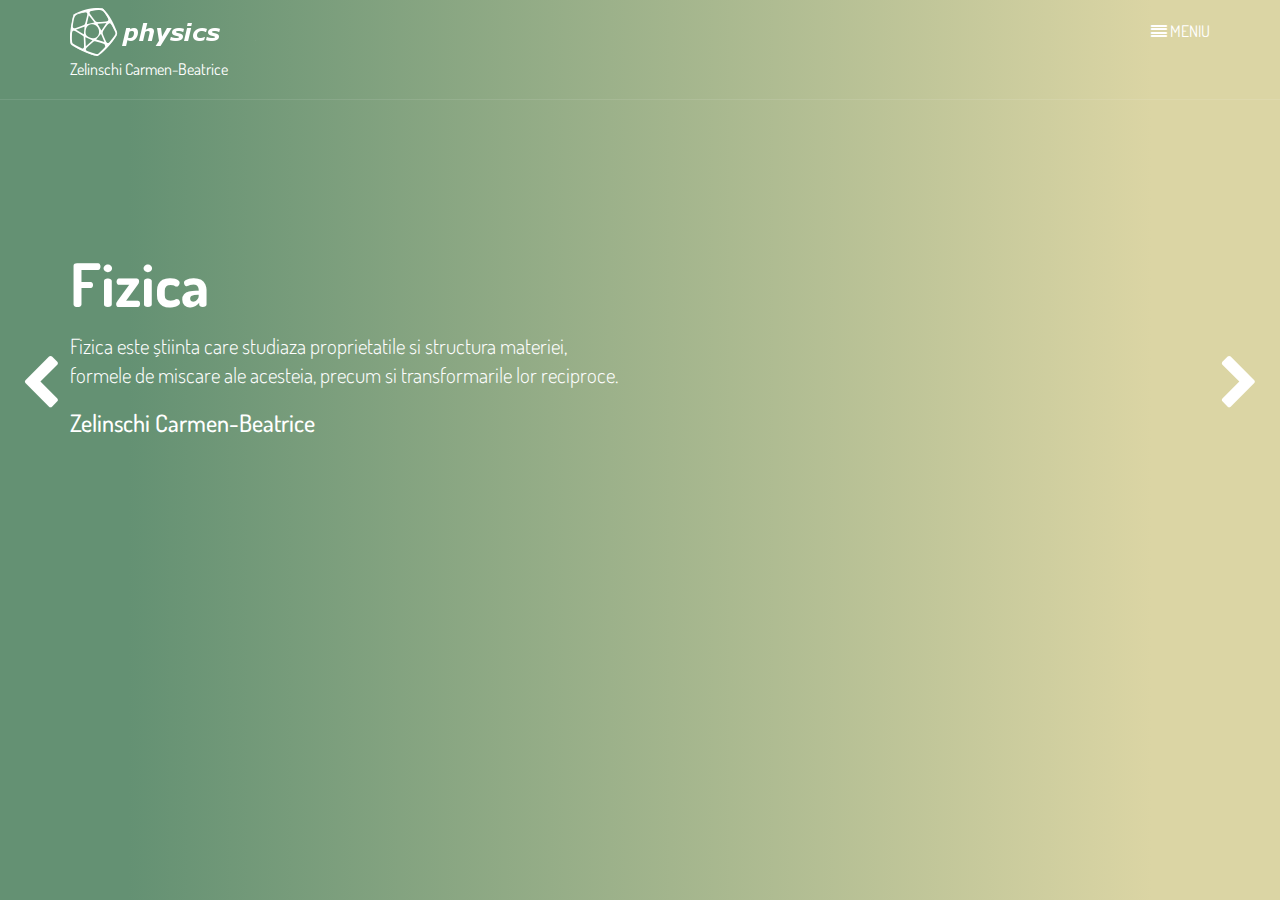
<file: index.html>
<!DOCTYPE html>
<html lang="en">
<head>
    <meta charset="utf-8">
    <meta name="viewport" content="width=device-width, initial-scale=1.0">
    <meta name="description" content="">
    <meta name="author" content="">
    <title>Fizica</title>
    <link href="css/bootstrap.min.css" rel="stylesheet">
    <link href="css/font-awesome.min.css" rel="stylesheet">
    <link href="css/main.css" rel="stylesheet">
   
    <link rel="shortcut icon" href="images/favicon.ico">
    <style>
div#test{ border:#000 2px solid; padding:10px 40px 40px 40px;color: white;border-color: green;font-size:27px;}

</style>

    <script>
var pos = 0, test, test_status, question, choice, choices, chA, chB, chC, correct = 0,y;
function shuffle(array) {
  array.sort(function() {
    return Math.random() - .5;
  });
}

function stergere ()
{
    document.getElementById('demo').style.display = "none";


}
function aratare()
{
    document.getElementById('demo').style.display = "block";
}
 function alerta ()
 {
    alert("Pentru a accesa raspunsurile trebuie sa completezi cel putin 5 intrebari dintre care minim jumatate dintre ele trebuie sa contina raspunsul corect ! ");
 }


function myfct()
{
    document.getElementById('test').style.display = "none";
      document.getElementById('test_status').style.display = "none";
var questions = [
    [ "Dupa incetarea ploii, vremea devine mai rece, deoarece prin fenomenul de (________) , apa absoarbe caldura de la mediul inconjurator.", "Solidificare ", "Evaporare", "Condensare", "B" ],

    [ "Chiciura se depune iarna pe crengile copacilor prin fenomenul de (________) a vaporilor de apa din atmosfera.  ", "Sublimare", "Vaporizare", "Condensare", "C" ],

    [ "Daca seara se formeaza ceata, noaptea nu va mai fi inghet, deoarece prin fenomenul de (________) , vaporii de apa cedeaza caldura mediului inconjurator.", "Condensare", "Sublimare", "Solidificare", "A" ],

    [ "In timpul topirii gheturilor pe rauri vremea devine mai rece deoarece gheata (________) caldura de la mediul inconjurator.", "sintetizeaza", "cedeaza", "primeste", "C" ],

    ["Rufele se usuca iarna datorita fenomenului de (________)." ,"evaporare", "sublimare","condensare","A"],

    ["In timpul ninsorii vremea devine mai calda deoarece prin fenomenul de (________) , apa cedeaza caldura mediului inconjurator. " ,"solidificare", "desublimare","topire ","A"],

    ["Rufele se usuca mai (________) , intr-o zi uscata decat intr-una umeda , mai (________) intr-o zi linistita decat intr-o zi cu vant si mai (________) in lighean decat intinse pe sarma , datorita dependentei (________) de acesti factori." ,"repede , lent , ineficient , evaporarii", "greu , lent , eficient , sublimarii"," repede , lent , ineficient , solidificarii","A"] ,

    ["La ce temperatura fierbe apa pe Everest ?" ,"100", "90","69","C"] ,

    ["Trei substante care sublimeaza." ,"Naftalina , Dioxidul de Carbon , Gheata Carbonica", "Gheata Carbonica , Naftalina , Iodul","Naftalina , Nisipul , Argila","B"] ,

    ["Ce este o stare de agregare ? " ,"Forma a materiei caracterizata prin anumite proprietati matematice cantitative , care se traduc printr-o anumita comportare la scara microscopica.", "Forma a materiei caracterizata prin anumite proprietati chimice calitative , care se traduc printr-o anumita comportare la scara microscopica.", "Forma a materiei caracterizata prin anumite proprietati fizice calitative , care se traduc printr-o anumita comportare la scara macroscopica. " , "C"] ,

    ["Substantele solide amorfe au :" ,"distributie regulata a particulelor", "distributie lipsita de regularitate a particulelor","nu au particule","B"] ,

    ["Exista metale in stare gazoasa ?" ,"Da", "Nu","Ma mai documentez","A"] ,

    ["Cate stari ale materiei sunt stiute pana acum ?" ,"5", "4","3","B"] ,

    ["Temperatura de topire coincide cu cea de solidificare ." ,"Adevarat", "Fals","Ma mai documentez","A"],

    ["Căldura cedată exteriorului în cursul procesului de condensare se numeşte (_______) de condensare." ,"caldura specifica", "caldura latenta","caldura maxima","B"] ,

    ["În timpul solidificării (_________) se schimbă." ,"volumul", "presiunea","mirosul","A"] ,

    ["Temperatura la care se solidifică o substanţă se numeşte (___________), ea fiind o caracteristică a fiecărei substanţe." ,"temperatura de solidificare", "temperatura latenta","temperatura specifica","A"] ,

    ["Fierberea este un fenomen de (_________) în masă, care se produce când toată masa lichidului ajunge la (_________) de saturaţie." ,"sublimare , forma ", " desublimare , presiune","vaporizare , temperatura","C"] ,

    ["Apa isi (_______) volumul la topire si si-l (________) la solidificare." ,"micsoreaza , mareste ", "mareste , micsoreaza "," micsoreaza , micsoreaza ","A"] ,

     ["Condensarea are loc cu (________) de caldura(este echilibrul intre evaporare si condensare si devine vapori (______))." ,"degajare , saturati ", "primire , calzi","degajare , inghetati ","A"] ,

     ["Suprafața de întindere: cu cât este mai mare, evaporarea are loc mai (______).","repede" ,"lent","exoterm","A"] ,

     ["Procesul de circulație continuă a apei în cadrul hidrosferei Pământului, denumit si circuitul apei in natura , este pus in miscare de :" ,"radiatia solara si de gravitatie", "radiatia solara si de inclinarea axei pamantului","gravitatie si anotimpuri ","A"]










];
var i, len, text;
for (i = 0, len = y, text = ""; i < len; i++) {
    if(questions[i][4]=='A')
    text += questions[i][0] + " &nbsp; "+ "raspuns corect " + " &nbsp; " + "A)" + questions[i][1] + "<br><br>";
if(questions[i][4]=='B')
    text += questions[i][0] + " &nbsp; "+ "raspuns corect " + " &nbsp; " + "B)" + questions[i][2] + "<br><br>";
if(questions[i][4]=='C')
    text += questions[i][0] + " &nbsp; "+ "raspuns corect " + " &nbsp; " +"C)"+ questions[i][3]  + "<br><br>";
}
document.getElementById("demo").innerHTML = text;
text += "<button class='btn btn-success btn-m' onclick='formular1();stergere();'>Reia Testul!</button>";
document.getElementById("demo").innerHTML = text;


}
var questions = [
    [ "Dupa incetarea ploii, vremea devine mai rece, deoarece prin fenomenul de (________) , apa absoarbe caldura de la mediul inconjurator.", "Solidificare ", "Evaporare", "Condensare", "B" ],

    [ "Chiciura se depune iarna pe crengile copacilor prin fenomenul de (________) a vaporilor de apa din atmosfera.  ", "Sublimare", "Vaporizare", "Condensare", "C" ],

    [ "Daca seara se formeaza ceata, noaptea nu va mai fi inghet, deoarece prin fenomenul de (________) , vaporii de apa cedeaza caldura mediului inconjurator.", "Condensare", "Sublimare", "Solidificare", "A" ],

    [ "In timpul topirii gheturilor pe rauri vremea devine mai rece deoarece gheata (________) caldura de la mediul inconjurator.", "sintetizeaza", "cedeaza", "primeste", "C" ],

    ["Rufele se usuca iarna datorita fenomenului de (________)." ,"evaporare", "sublimare","condensare","A"],

    ["In timpul ninsorii vremea devine mai calda deoarece prin fenomenul de (________) , apa cedeaza caldura mediului inconjurator. " ,"solidificare", "desublimare","topire ","A"],

    ["Rufele se usuca mai (________) , intr-o zi uscata decat intr-una umeda , mai (________) intr-o zi linistita decat intr-o zi cu vant si mai (________) in lighean decat intinse pe sarma , datorita dependentei (________) de acesti factori." ,"repede , lent , ineficient , evaporarii", "greu , lent , eficient , sublimarii"," repede , lent , ineficient , solidificarii","A"] ,

    ["La ce temperatura fierbe apa pe Everest ?" ,"100", "90","69","C"] ,

    ["Trei substante care sublimeaza." ,"Naftalina , Dioxidul de Carbon , Gheata Carbonica", "Gheata Carbonica , Naftalina , Iodul","Naftalina , Nisipul , Argila","B"] ,

    ["Ce este o stare de agregare ? " ,"Forma a materiei caracterizata prin anumite proprietati matematice cantitative , care se traduc printr-o anumita comportare la scara microscopica.", "Forma a materiei caracterizata prin anumite proprietati chimice calitative , care se traduc printr-o anumita comportare la scara microscopica.", "Forma a materiei caracterizata prin anumite proprietati fizice calitative , care se traduc printr-o anumita comportare la scara macroscopica. " , "C"] ,

    ["Substantele solide amorfe au :" ,"distributie regulata a particulelor", "distributie lipsita de regularitate a particulelor","nu au particule","B"] ,

    ["Exista metale in stare gazoasa ?" ,"Da", "Nu","Ma mai documentez","A"] ,

    ["Cate stari ale materiei sunt stiute pana acum ?" ,"5", "4","3","B"] ,

    ["Temperatura de topire coincide cu cea de solidificare ." ,"Adevarat", "Fals","Ma mai documentez","A"],

    ["Căldura cedată exteriorului în cursul procesului de condensare se numeşte (_______) de condensare." ,"caldura specifica", "caldura latenta","caldura maxima","B"] ,

    ["În timpul solidificării (_________) se schimbă." ,"volumul", "presiunea","mirosul","A"] ,

    ["Temperatura la care se solidifică o substanţă se numeşte (___________), ea fiind o caracteristică a fiecărei substanţe." ,"temperatura de solidificare", "temperatura latenta","temperatura specifica","A"] ,

    ["Fierberea este un fenomen de (_________) în masă, care se produce când toată masa lichidului ajunge la (_________) de saturaţie." ,"sublimare , forma ", " desublimare , presiune","vaporizare , temperatura","C"] ,

    ["Apa isi (_______) volumul la topire si si-l (________) la solidificare." ,"micsoreaza , mareste ", "mareste , micsoreaza "," micsoreaza , micsoreaza ","A"] ,

     ["Condensarea are loc cu (________) de caldura(este echilibrul intre evaporare si condensare si devine vapori (______))." ,"degajare , saturati ", "primire , calzi","degajare , inghetati ","A"] ,

     ["Suprafața de întindere: cu cât este mai mare, evaporarea are loc mai (______).","repede" ,"lent","exoterm","A"] ,

     ["Procesul de circulație continuă a apei în cadrul hidrosferei Pământului, denumit si circuitul apei in natura , este pus in miscare de :" ,"radiatia solara si de gravitatie", "radiatia solara si de inclinarea axei pamantului","gravitatie si anotimpuri ","A"]







];
function _(x){
    return document.getElementById(x);
}

function renderQuestion(){

    test = _("test");
    y=document.getElementById("myForm").elements[0].value;
    if(y==0) {alert("Nu ai introdus un numar!"+ "\n"+"Fa-o pentru a continua!")}
    if(y>questions.length)
    {
        alert("Numarul maxim de intrebari existente este " + questions.length+ "" + " ! "+ "\n"+"Te rog sa introduci altul!");
    }
    if(y<questions.length&&y!=0)
    {

    if(pos >= y){
        test.innerHTML = "<h2>Ai raspuns corect la   "+correct+" din "+y+" intrebari!</h2>";
        _("test_status").innerHTML = "Ai reusit sa termini testul!";
        if(y>4&&correct>=y/2)
        {
        test.innerHTML += "<button class=' btn btn-success btn-m'  onclick='myfct();aratare();'>Vezi Raspunsuri</button>" + " <span>    ";
        }
        else{test.innerHTML += "<button class=' btn btn-success btn-m'  onclick='alerta()'>Vezi Raspunsuri</button>"+ " <span>   ";
    }
    test.innerHTML += "<button class=' btn btn-success btn-m'  onclick='formular1();renderQuestion();'>Reia Testul</button>";
        pos = 0;
        correct = 0;
        return false;
    }
    _("test_status").innerHTML = "Intrebarea "+(pos+1)+" din "+y;
    question = questions[pos][0];
    chA = questions[pos][1];
    chB = questions[pos][2];
    chC = questions[pos][3];
    test.innerHTML = "<h3>"+question+"</h3>";
    test.innerHTML += "<input type='radio' name='choices' value='A'> "+chA+"<br>";
    test.innerHTML += "<input type='radio' name='choices' value='B'> "+chB+"<br>";
    test.innerHTML += "<input type='radio' name='choices' value='C'> "+chC+"<br><br>";
    test.innerHTML += "<button class=' btn btn-success btn-m' onclick='checkAnswer()'>Urmatoarea Intrebare</button><br><br>";

}
}

function checkAnswer(){
    choices = document.getElementsByName("choices");
    y=document.getElementById("myForm").elements[0].value;
    for(var i=0; i<3; i++){
        if(choices[i].checked){
            choice = choices[i].value;
        }
    }
    if(choice == questions[pos][4]){
        correct++;
    }
    pos++;
    renderQuestion();
}

function formular() {
    shuffle(questions);
     var x=document.getElementById("myForm").elements[0].value;
  if(x!=0&&x<questions.length)
  {

      document.getElementById('test').style.display = "block";
      document.getElementById('test_status').style.display = "block";
      document.getElementById('butonsm').style.display = "none";
      document.getElementById('myForm').style.display = "none";

  }
window.addEventListener("load", renderQuestion, false);
     renderQuestion();
}
function formular1()
{
     document.getElementById('butonsm').style.display = "block";
      document.getElementById('myForm').style.display = "block";
      document.getElementById('test').style.display = "none";
      document.getElementById('test_status').style.display = "none";


}
function myfunction(x)
{
      x = document.getElementById("myForm").elements[0].value;;
}


</script>
</head>

<body>


<div class="preloader"><i class="fa fa-circle-o-notch fa-spin"></i></div>


<header id="header">
    <div class="container">
        <div class="container-inner">
            <div class="logo pull-left">
                <a class="pull-left logo" href="index.html">
                    <h1><img class="img-responsive" src="images/logo.png" alt="logo"></h1>
                    <div>
                    <p>Zelinschi Carmen-Beatrice</p>
                    </div>
                </a>
            </div>
            <div class="menu pull-right">
                <a href="#" class="nav-button">
                    <i class="fa fa-align-justify"></i> Meniu
                </a>
            </div>
        </div>
    </div>
</header> 
<div id="navigation">
    <div class="vertical-middle">
        <div class="vertical-middle-inner">
            <div class="main-nav">
                <a id="hidemenu" href="#"><i class="fa fa-times-circle fa-2x"></i></a>
                <ul>
                    <li class="active"><a href="#" data-target="#page-slider" data-slide-to="0">Acasa</a></li>
                    <li><a href="#" data-target="#page-slider" data-slide-to="1">Quiz</a></li>
                    <li><a href="#" data-target="#page-slider" data-slide-to="2">Documentatie</a></li>
                    <li><a href="#" data-target="#page-slider" data-slide-to="3">Curiozitati</a></li>


                </ul>
            </div>
        </div>
    </div>
</div>

<section id="welcome-page">

    <div id="page-slider" class="carousel slide" data-interval="false">

        <ol class="carousel-indicators visible-xs">
            <li data-target="#page-slider" data-slide-to="0" class="active"></li>
            <li data-target="#page-slider" data-slide-to="1"></li>
            <li data-target="#page-slider" data-slide-to="2"></li>
            <li data-target="#page-slider" data-slide-to="3"></li>
            <li data-target="#page-slider" data-slide-to="4"></li>
            <li data-target="#page-slider" data-slide-to="5"></li>
        </ol>

        <a class="welcome-page-left hidden-xs" href="#page-slider" data-slide="prev"><i class="fa fa-chevron-left"></i></a>
        <a class="welcome-page-right hidden-xs" href="#page-slider" data-slide="next"><i class="fa fa-chevron-right"></i></a>

        <div class="carousel-inner">

            <div id="home-page" class="item active">
                <div class="container">
                    <div class="vertical-middle">
                        <div class="vertical-middle-inner">
                            <div class="row">
                                <div class="col-sm-6 col-md-push-6">
                                <iframe width="560" height="315" src="https://www.youtube.com/embed/EwzkYTfHFbo?rel=0" frameborder="0" allowfullscreen></iframe>





                                </div>
                                <div class="col-sm-6 col-md-pull-6">
                                     <h2 class="heading">Fizica <br></h2>
                                    <p class="lead">Fizica este știinta care studiaza proprietatile si structura materiei, formele de miscare ale acesteia, precum si transformarile lor reciproce.</p>

                                    <h3>Zelinschi Carmen-Beatrice<h3>

                                </div>
                            </div>
                        </div>
                    </div>
                </div>
            </div>

            <div id="about-page" class="item">
                <div class="container">

                    <div class="vertical-middle">
                        <div class="vertical-middle-inner">

                            <div class="text-center">
                                <h2 class="page-header">Quiz</h2>
                            </div>

                            <div class="row">
                                <div class="col">
                                    <div class="box" style="font-size:26px">
                                   <form id="myForm" action="">
  Introduce numarul de intrebari la care vrei sa raspunzi : <input type="text" style="color:green;" name="fname" value=""><br>
  </form>

  <h2 id="test_status"></h2>

  <div id="test"  style="display:none;" class="answer_list" > </div>

  <button id="butonsm" class="btn btn-success btn-m" onclick="formular();">Dupa ce ai introdus numarul , apasa aici!</button>
  <p id="demo"></p>
                                    </div>
                                </div>


                            </div>

                        </div>
                    </div>

                </div>
            </div>


            <div id="blog-page" class="item">
                <div class="container">

                    <div class="vertical-middle">
                        <div class="vertical-middle-inner">

                            <div class="text-center">
                                <h2 class="page-header">Documentatie</h2>
                            </div>

                            <div class="row">

                                <div class="col-sm-4">
                                    <div class="overlay-container">
                                        <img class="img-responsive" src="images/blog/1.jpg" alt="">
                                        <div class="overlay">
                                            <div class="vertical-middle">
                                                <div class="vertical-middle-inner">
                                                    <a class="readmore" href="#"><i class="fa fa-link"></i></a>
                                                </div>
                                            </div>
                                        </div>
                                    </div>
                                    <h3 class="entry-title"><a href="documentatie/1/index.html">Topirea și solidificarea</a></h3>
                                </div>
                                <div class="col-sm-4">
                                    <div class="overlay-container">
                                        <img class="img-responsive" src="images/blog/2.jpg" alt="">
                                        <div class="overlay">
                                            <div class="vertical-middle">
                                                <div class="vertical-middle-inner">
                                                    <a class="readmore" href="#"><i class="fa fa-link"></i></a>
                                                </div>
                                            </div>
                                        </div>
                                    </div>
                                    <h3 class="entry-title"><a href="documentatie/2/index.html">Vaporizarea și condensarea</a></h3>
                                </div>
                                <div class="col-sm-4">
                                    <div class="overlay-container">
                                        <img class="img-responsive" src="images/blog/3.jpg" alt="">
                                        <div class="overlay">
                                            <div class="vertical-middle">
                                                <div class="vertical-middle-inner">
                                                    <a class="readmore" href="#"><i class="fa fa-link"></i></a>
                                                </div>
                                            </div>
                                        </div>
                                    </div>
                                    <h3 class="entry-title"><a href="documentatie/3/index.html">Sublimarea și desublimarea</a></h3>
                                </div>

                            </div>

                        </div>
                    </div>

                </div>
            </div>
             <div id="blog-page" class="item">
                <div class="container">

                    <div class="vertical-middle">
                        <div class="vertical-middle-inner">

                            <div class="text-center">
                                <h2 class="page-header">Curiozitati</h2>
                            </div>

                            <div class="row">

                                <div class="col-sm-3">

                                </div>
                                <div class="col-sm-6">
                                <div class="overlay-container">
                                        <img class="img-responsive" src="images/c.png" alt="">
                                        <div class="overlay">
                                            <div class="vertical-middle">
                                                <div class="vertical-middle-inner">
                                                    <a class="readmore" href="curiozitati/index.html"><i class="fa fa-link"></i></a>
                                                </div>
                                            </div>
                                        </div>
                                    </div>
                                    <h3 class="entry-title"><a href="documentatie/3/index.html"></a></h3>

                                </div>
                                <div class="col-sm-3">

                                </div>

                            </div>

                        </div>
                    </div>

                </div>
            </div>


        </div>
    </div>
</section>

<footer id="footer" class="text-center">
    
</footer>

<script type="text/javascript" src="js/jquery.js"></script>
<script type="text/javascript" src="js/bootstrap.min.js"></script>
<script type="text/javascript" src="js/main.js"></script>

</body>
</html>
</file>
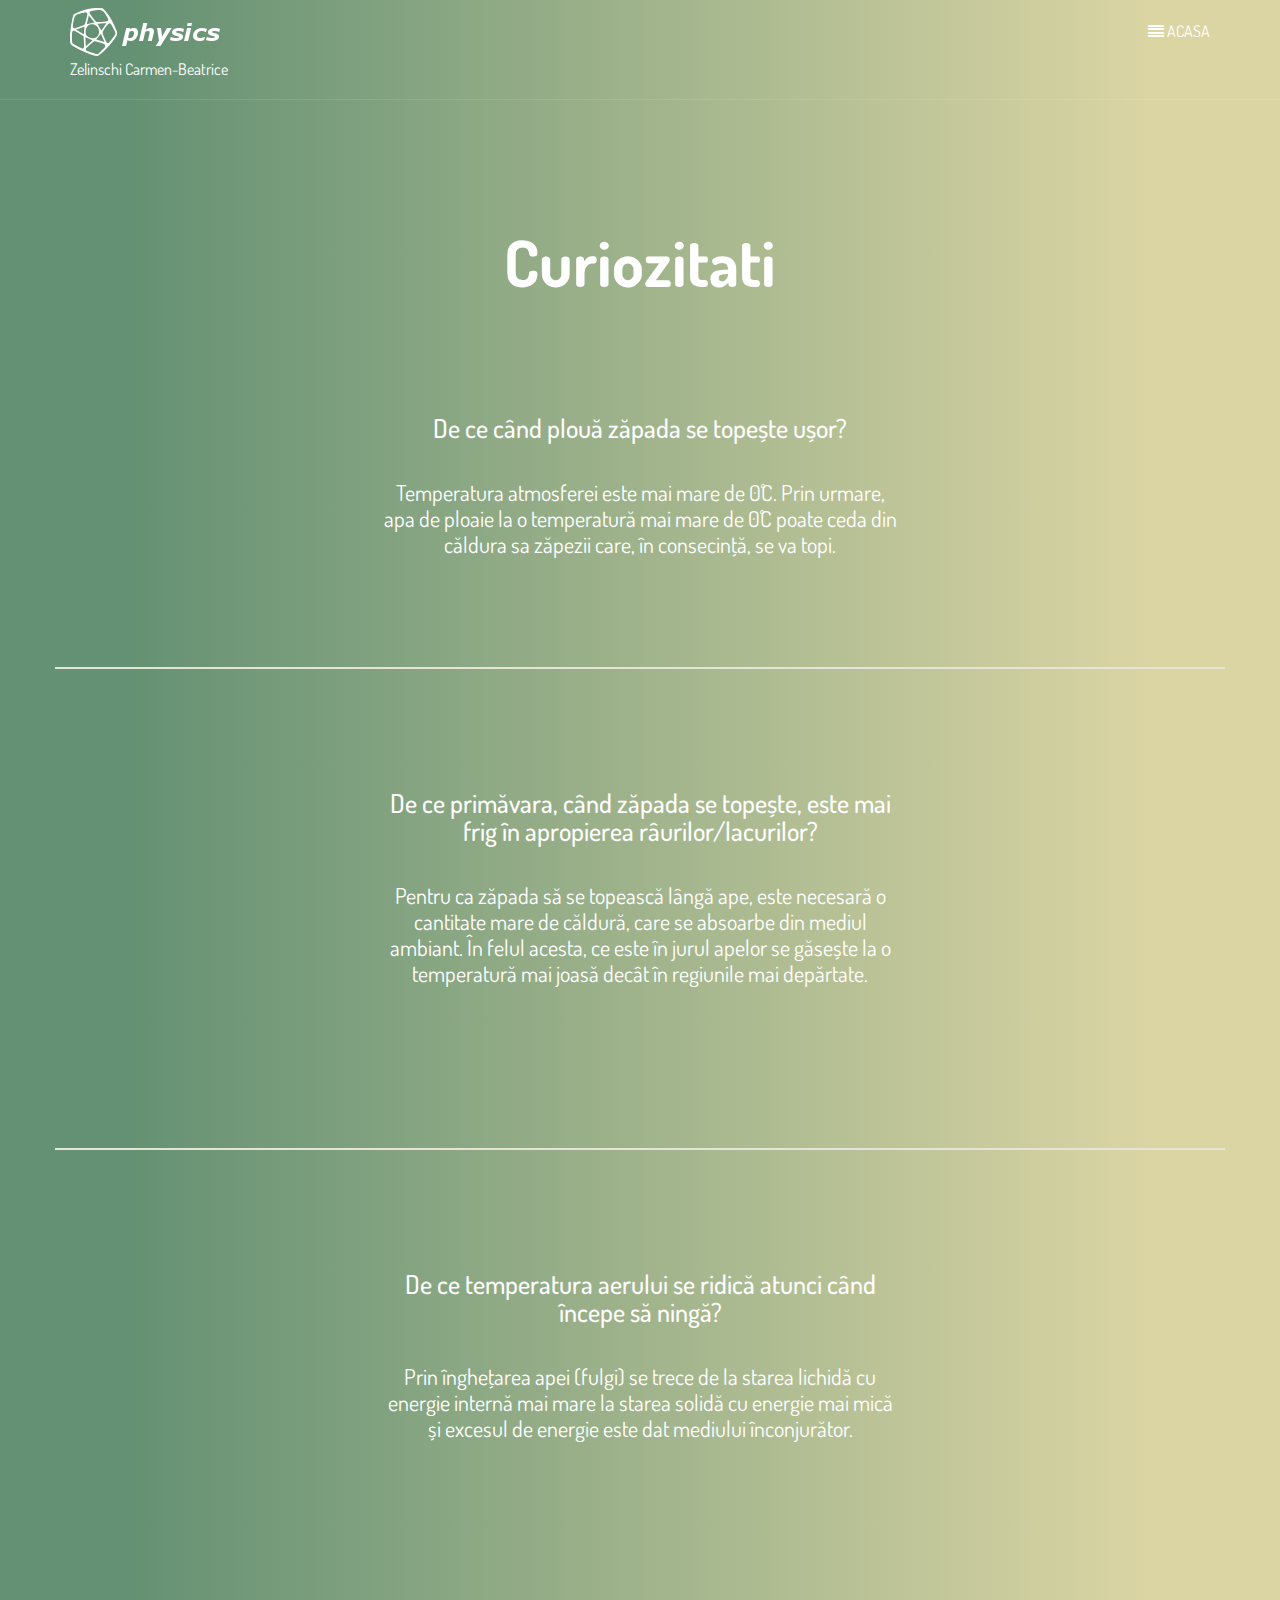
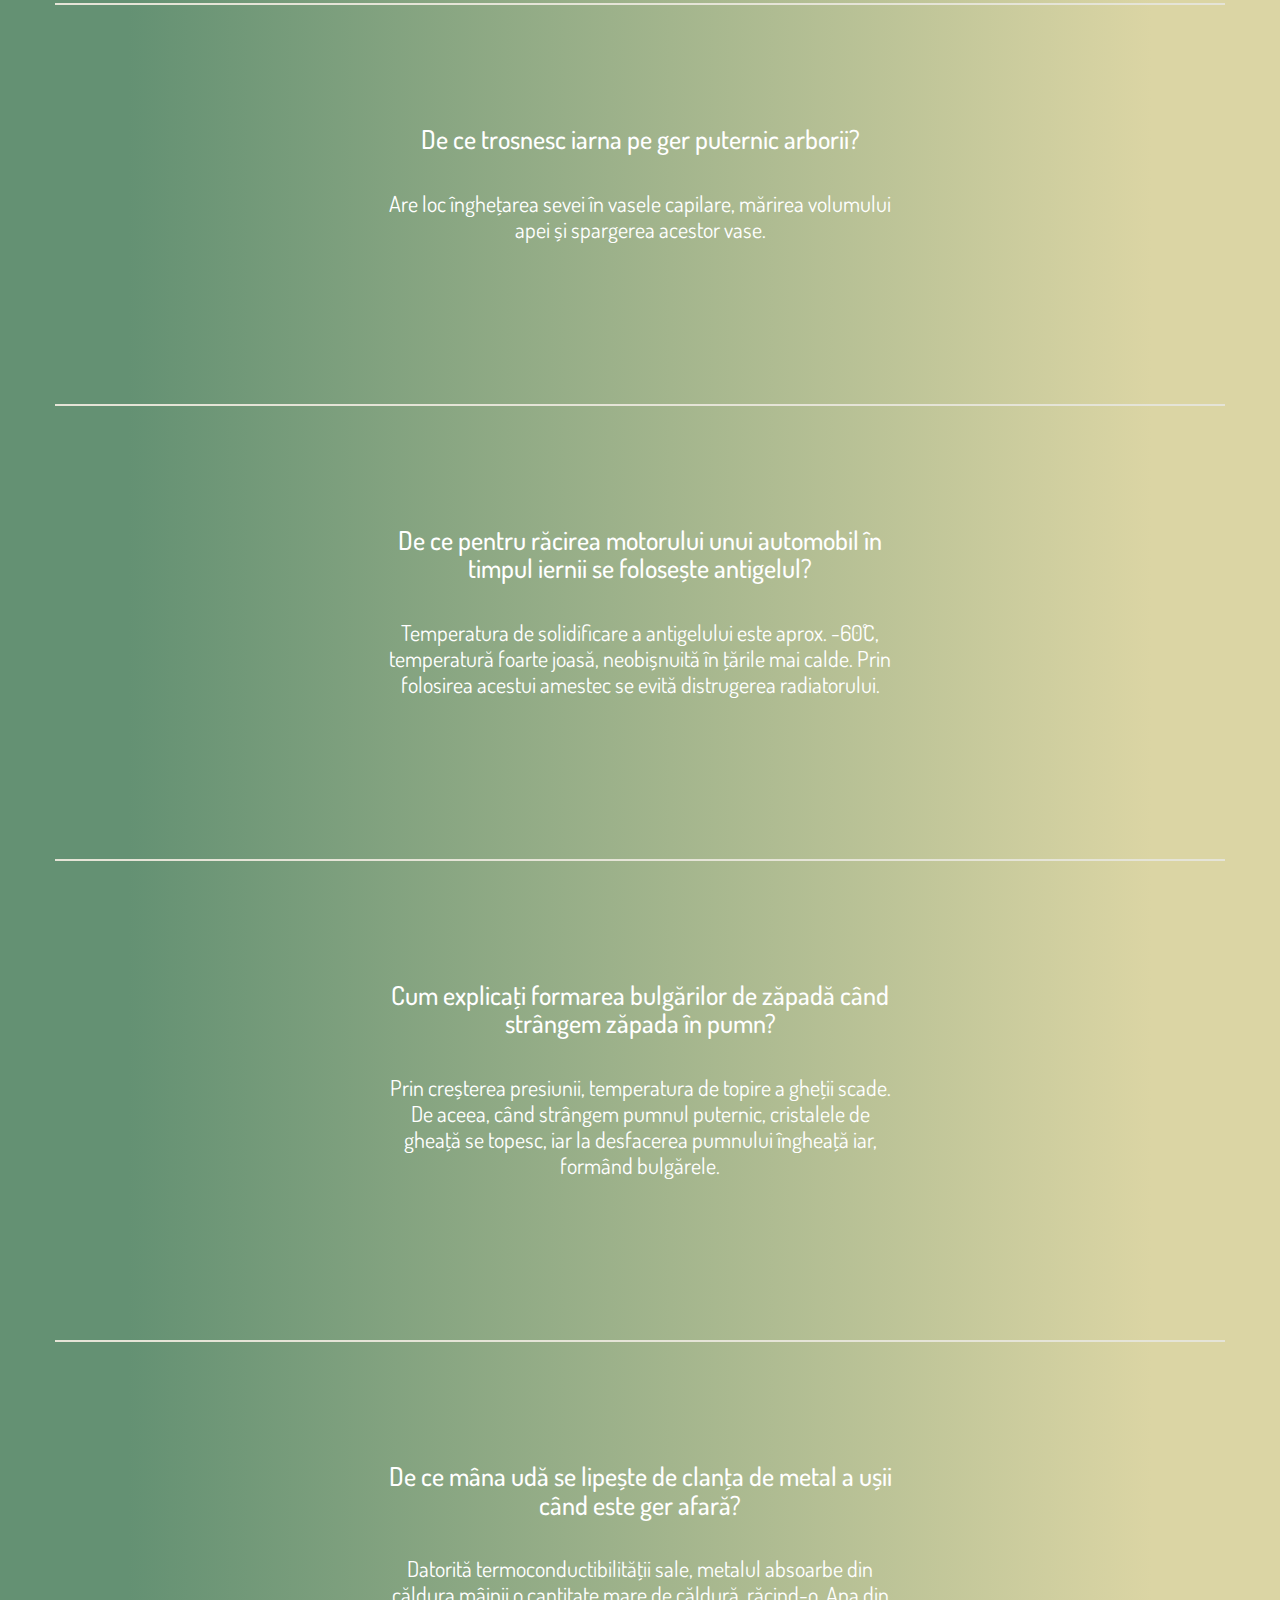
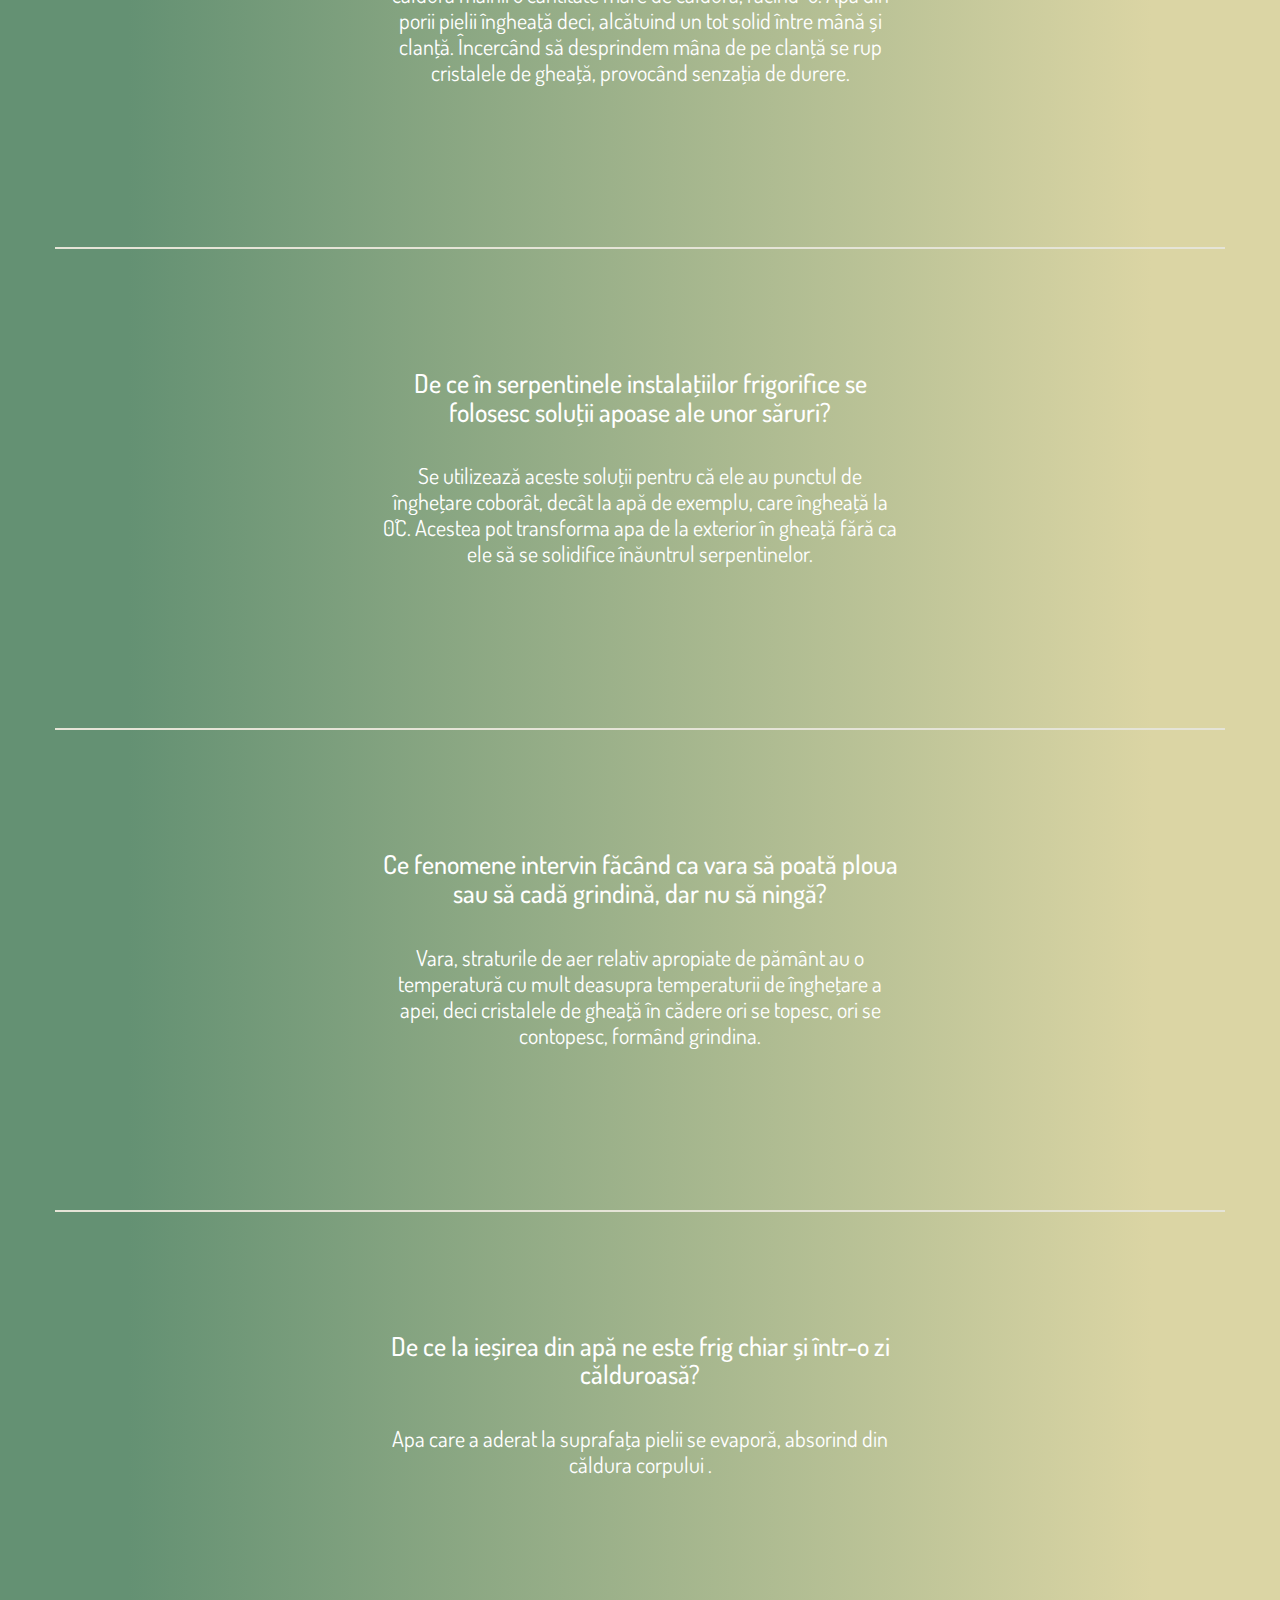
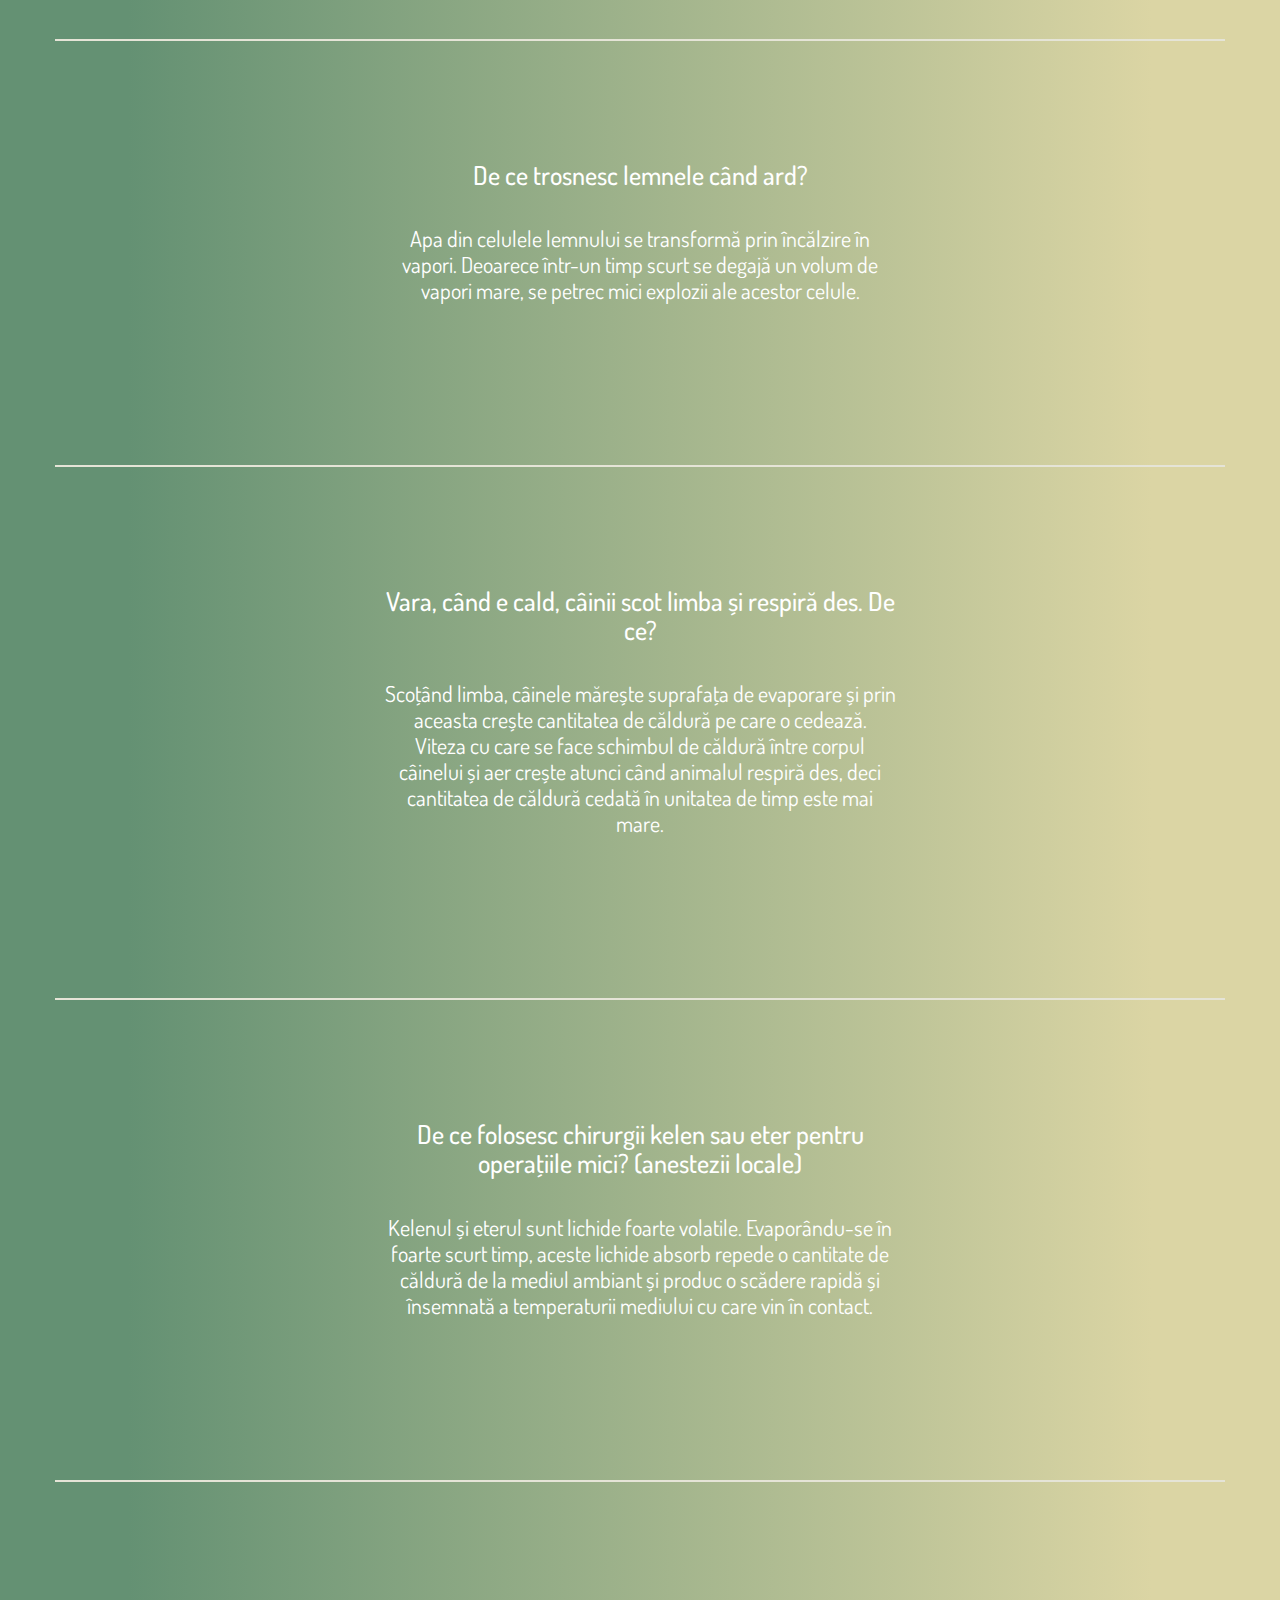
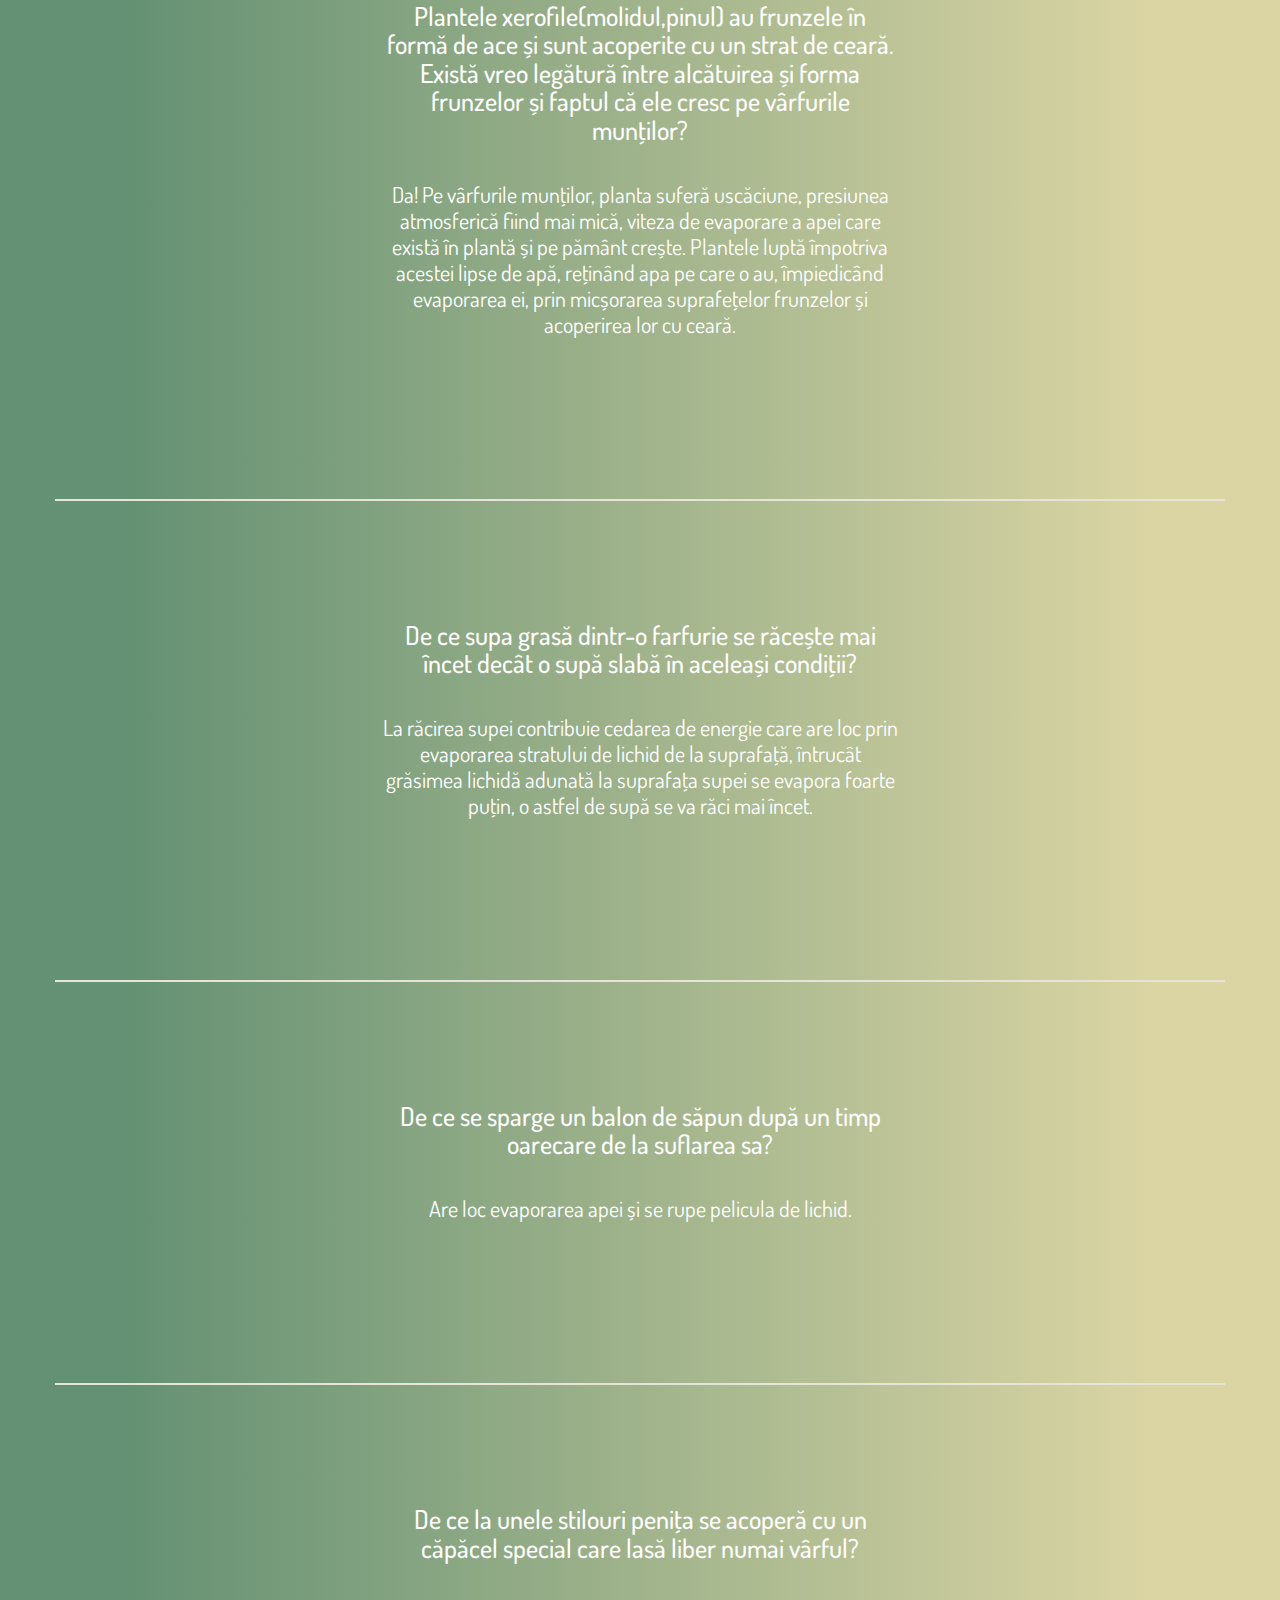
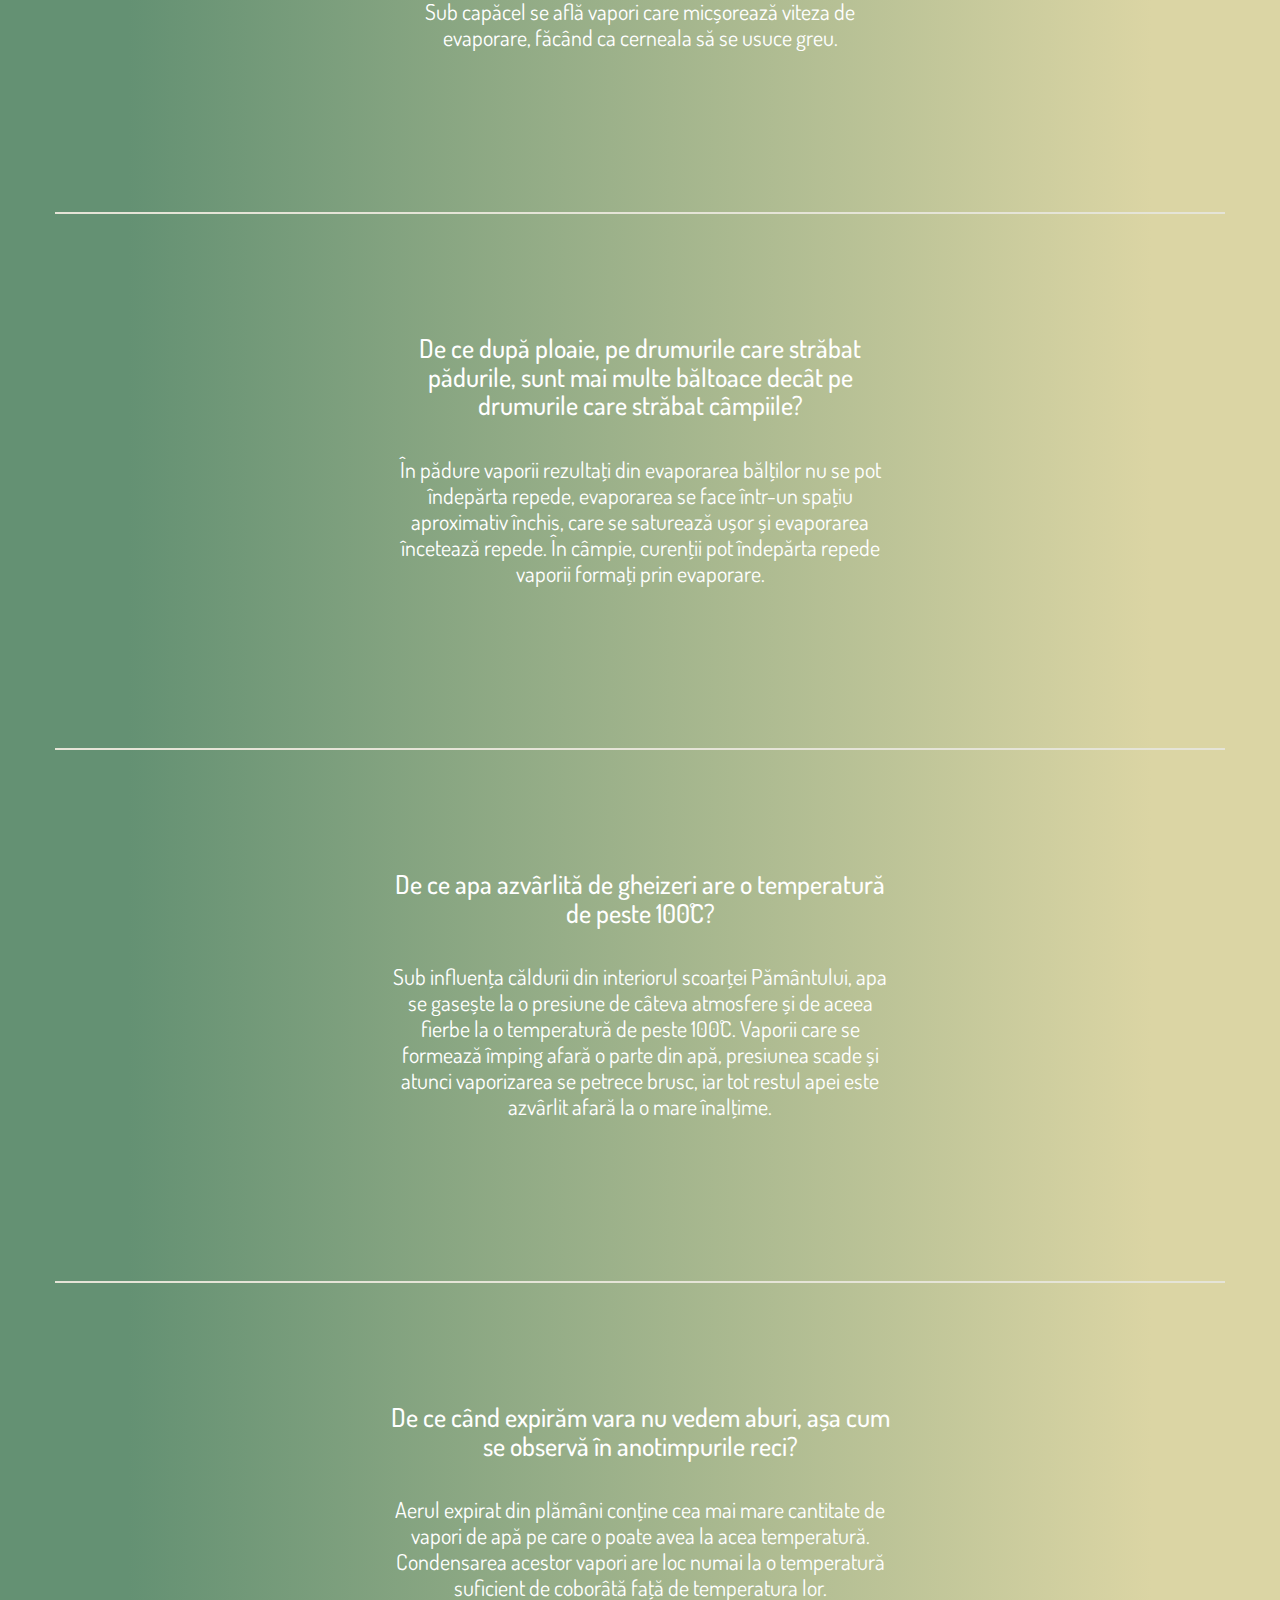
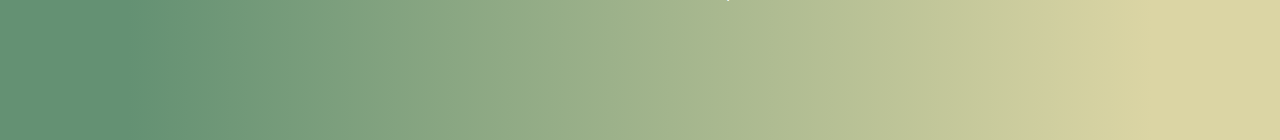
<file: curiozitati/index.html>
<!DOCTYPE html>
<html lang="en">
<head>
    <meta charset="utf-8">
    <meta name="viewport" content="width=device-width, initial-scale=1.0">
    <meta name="description" content="">
    <meta name="author" content="">
    <title>Fizica</title>
    <link href="css/bootstrap.min.css" rel="stylesheet">
    <link href="css/font-awesome.min.css" rel="stylesheet">
    <link href="css/main.css" rel="stylesheet">

    <link rel="shortcut icon" href="images/favicon.ico">
    <style>
div#test{ border:#000 2px solid; padding:10px 40px 40px 40px;color: white;border-color: green;font-size:27px;}

</style>

</head>

<body>


<div class="preloader"><i class="fa fa-circle-o-notch fa-spin"></i></div>


<header id="header">
    <div class="container">
        <div class="container-inner">
            <div class="logo pull-left">
                <a class="pull-left logo" href="index.html">
                    <h1><img class="img-responsive" src="images/logo.png" alt="logo"></h1>
                     <div>
                    <p>Zelinschi Carmen-Beatrice </p>
                    </div>
                </a>
            </div>
            <div class="menu pull-right">
                <a href="https://stariagregare.github.io/home/" class="nav-button">
                    <i class="fa fa-align-justify"></i> Acasa
                </a>
            </div>
        </div>
    </div>
</header> 



<section id="welcome-page">

    <div id="page-slider" class="carousel slide" data-interval="false">

            <div id="blog-page" class="item">
                <div class="container" style="padding:100px;">

                    <div class="vertical-middle">
                        <div class="vertical-middle-inner">

                            <div class="text-center">
                                <h2 class="page-header">Curiozitati</h2>
                            </div>
                            <div class="row">

                                <div class="col-sm-3">

                                </div>
                                <div class="col-sm-6">

                                        <center><h3 style = "font-size:26px;">De ce când plouă zăpada se topește ușor?</h3>
                                        <br>
                                        <p style = 'font-size:22px;'>Temperatura atmosferei este mai mare de 0˚C. Prin urmare, apa de ploaie la o temperatură mai mare de 0˚C poate ceda din căldura sa zăpezii care, în consecință, se va topi.
                                        </p>
                                        </center>
                                        <div class="overlay">
                                            <div class="vertical-middle">
                                                <div class="vertical-middle-inner">
                                                    <a class="readmore" href="curiozitati/index.html"><i class="fa fa-link"></i></a>
                                                </div>
                                            </div>
                                        </div>


                                </div>
                                <div class="col-sm-3">

                                </div>

                            </div>


                            </div>

                        </div>
                    </div>

                </div>
            </div>

            <div id="blog-page" class="item" >
                <div class="container" style = "border-top:#E5E4D7 2px solid; padding:100px;">

                    <div class="vertical-middle">
                        <div class="vertical-middle-inner">

                            <div class="text-center">

                            </div>
                            <div class="row">

                                <div class="col-sm-3">

                                </div>
                                <div class="col-sm-6">

                                        <center><h3 style = "font-size:26px;">De ce primăvara, când zăpada se topește, este mai frig în apropierea râurilor/lacurilor?</h3>
                                        <br>
                                        <p style = 'font-size:22px;'>Pentru ca zăpada să se topească lângă ape, este necesară o cantitate mare de căldură, care se absoarbe din mediul ambiant. În felul acesta, ce este în jurul apelor se găsește la o temperatură mai joasă decât în regiunile mai depărtate.
                                        </p>
                                        </center>
                                        <div class="overlay">
                                            <div class="vertical-middle">
                                                <div class="vertical-middle-inner">
                                                    <a class="readmore" href="curiozitati/index.html"><i class="fa fa-link"></i></a>
                                                </div>
                                            </div>
                                        </div>


                                </div>
                                <div class="col-sm-3">

                                </div>

                            </div>

                            </div>

                        </div>
                    </div>

                </div>
                <br><br>
                 <div id="blog-page" class="item">
                <div class="container" style = "border-top:#E5E4D7 2px solid;padding:100px;">

                    <div class="vertical-middle">
                        <div class="vertical-middle-inner">

                            <div class="text-center">

                            </div>
                            <div class="row">

                                <div class="col-sm-3">

                                </div>
                                <div class="col-sm-6">

                                        <center><h3 style = "font-size:26px;">De ce temperatura aerului se ridică atunci când începe să ningă?</h3>
                                        <br>
                                        <p style = 'font-size:22px;'>Prin înghețarea apei (fulgi) se trece de la starea lichidă cu energie internă mai mare la starea solidă cu energie mai mică și excesul de energie este dat mediului înconjurător.
                                        </p>
                                        </center>
                                        <div class="overlay">
                                            <div class="vertical-middle">
                                                <div class="vertical-middle-inner">
                                                    <a class="readmore" href="curiozitati/index.html"><i class="fa fa-link"></i></a>
                                                </div>
                                            </div>
                                        </div>


                                </div>
                                <div class="col-sm-3">

                                </div>

                            </div>

                            </div>

                        </div>
                    </div>

                </div>
                <br><br>
                 <div id="blog-page" class="item">
                <div class="container" style = "border-top:#E5E4D7 2px solid;padding:100px;">

                    <div class="vertical-middle">
                        <div class="vertical-middle-inner">

                            <div class="text-center">

                            </div>
                            <div class="row">

                                <div class="col-sm-3">

                                </div>
                                <div class="col-sm-6">

                                        <center><h3 style = "font-size:26px;">De ce trosnesc iarna pe ger puternic arborii?</h3>
                                        <br>
                                        <p style = 'font-size:22px;'>Are loc înghețarea sevei în vasele capilare, mărirea volumului apei și spargerea acestor vase.
                                        </p>
                                        </center>
                                        <div class="overlay">
                                            <div class="vertical-middle">
                                                <div class="vertical-middle-inner">
                                                    <a class="readmore" href="curiozitati/index.html"><i class="fa fa-link"></i></a>
                                                </div>
                                            </div>
                                        </div>


                                </div>
                                <div class="col-sm-3">

                                </div>

                            </div>

                            </div>

                        </div>
                    </div>

                </div>
                <br><br>
                 <div id="blog-page" class="item">
                <div class="container" style = "border-top:#E5E4D7 2px solid;padding:100px;">

                    <div class="vertical-middle">
                        <div class="vertical-middle-inner">

                            <div class="text-center">

                            </div>
                            <div class="row">

                                <div class="col-sm-3">

                                </div>
                                <div class="col-sm-6">

                                        <center><h3 style = "font-size:26px;">De ce pentru răcirea motorului unui automobil în timpul iernii se folosește antigelul?</h3>
                                        <br>
                                        <p style = 'font-size:22px;'>Temperatura de solidificare a antigelului este aprox. -60˚C, temperatură foarte joasă, neobișnuită în țările mai calde. Prin folosirea acestui amestec se evită distrugerea radiatorului.
                                        </p>
                                        </center>
                                        <div class="overlay">
                                            <div class="vertical-middle">
                                                <div class="vertical-middle-inner">
                                                    <a class="readmore" href="curiozitati/index.html"><i class="fa fa-link"></i></a>
                                                </div>
                                            </div>
                                        </div>


                                </div>
                                <div class="col-sm-3">

                                </div>

                            </div>

                            </div>

                        </div>
                    </div>

                </div>
                <br><br>
                 <div id="blog-page" class="item">
                <div class="container" style = "border-top:#E5E4D7 2px solid;padding:100px;">

                    <div class="vertical-middle">
                        <div class="vertical-middle-inner">

                            <div class="text-center">

                            </div>
                            <div class="row">

                                <div class="col-sm-3">

                                </div>
                                <div class="col-sm-6">

                                        <center><h3 style = "font-size:26px;">Cum explicați formarea bulgărilor de zăpadă când strângem zăpada în pumn?</h3>
                                        <br>
                                        <p style = 'font-size:22px;'>Prin creșterea presiunii, temperatura de topire a gheții scade. De aceea, când strângem pumnul puternic, cristalele de gheață se topesc, iar la desfacerea pumnului îngheață iar, formând bulgărele.
                                        </p>
                                        </center>
                                        <div class="overlay">
                                            <div class="vertical-middle">
                                                <div class="vertical-middle-inner">
                                                    <a class="readmore" href="curiozitati/index.html"><i class="fa fa-link"></i></a>
                                                </div>
                                            </div>
                                        </div>


                                </div>
                                <div class="col-sm-3">

                                </div>

                            </div>

                            </div>

                        </div>
                    </div>

                </div>
                <br><br>
                 <div id="blog-page" class="item" >
                <div class="container" style = "border-top:#E5E4D7 2px solid;padding:100px;">

                    <div class="vertical-middle">
                        <div class="vertical-middle-inner">

                            <div class="text-center">

                            </div>
                            <div class="row">

                                <div class="col-sm-3">

                                </div>
                                <div class="col-sm-6">

                                        <center><h3 style = "font-size:26px;"> De ce mâna udă se lipește de clanța de metal a ușii când este ger afară?</h3>
                                        <br>
                                        <p style = 'font-size:22px;'>Datorită termoconductibilității sale, metalul absoarbe din căldura mâinii o cantitate mare de căldură, răcind-o. Apa din porii pielii îngheață deci, alcătuind un tot solid între mână și clanță. Încercând să desprindem mâna de pe clanță se rup cristalele de gheață, provocând senzația de durere.
                                        </p>
                                        </center>
                                        <div class="overlay">
                                            <div class="vertical-middle">
                                                <div class="vertical-middle-inner">
                                                    <a class="readmore" href="curiozitati/index.html"><i class="fa fa-link"></i></a>
                                                </div>
                                            </div>
                                        </div>


                                </div>
                                <div class="col-sm-3">

                                </div>

                            </div>

                            </div>

                        </div>
                    </div>

                </div>
                <br><br>
                 <div id="blog-page" class="item">
                <div class="container" style = "border-top:#E5E4D7 2px solid;padding:100px;">

                    <div class="vertical-middle">
                        <div class="vertical-middle-inner">

                            <div class="text-center">

                            </div>
                            <div class="row">

                                <div class="col-sm-3">

                                </div>
                                <div class="col-sm-6">

                                        <center><h3 style = "font-size:26px;">De ce în serpentinele instalațiilor frigorifice se folosesc soluții apoase ale unor săruri?</h3>
                                        <br>
                                        <p style = 'font-size:22px;'>Se utilizează aceste soluții pentru că ele au punctul de înghețare coborât, decât la apă de exemplu, care îngheață la 0˚C. Acestea pot transforma apa de la exterior în gheață fără ca ele să se solidifice înăuntrul serpentinelor.
                                        </p>
                                        </center>
                                        <div class="overlay">
                                            <div class="vertical-middle">
                                                <div class="vertical-middle-inner">
                                                    <a class="readmore" href="curiozitati/index.html"><i class="fa fa-link"></i></a>
                                                </div>
                                            </div>
                                        </div>


                                </div>
                                <div class="col-sm-3">

                                </div>

                            </div>

                            </div>

                        </div>
                    </div>

                </div>
                <br><br>
                 <div id="blog-page" class="item">
                <div class="container" style = "border-top:#E5E4D7 2px solid;padding:100px;">

                    <div class="vertical-middle">
                        <div class="vertical-middle-inner">

                            <div class="text-center">

                            </div>
                            <div class="row">

                                <div class="col-sm-3">

                                </div>
                                <div class="col-sm-6">

                                        <center><h3 style = "font-size:26px;">Ce fenomene intervin făcând ca vara să poată ploua sau să cadă grindină, dar nu să ningă?</h3>
                                        <br>
                                        <p style = 'font-size:22px;'>Vara, straturile de aer relativ apropiate de pământ au o temperatură cu mult deasupra temperaturii de înghețare a apei, deci cristalele de gheață în cădere ori se topesc, ori se contopesc, formând grindina.
                                        </p>
                                        </center>
                                        <div class="overlay">
                                            <div class="vertical-middle">
                                                <div class="vertical-middle-inner">
                                                    <a class="readmore" href="curiozitati/index.html"><i class="fa fa-link"></i></a>
                                                </div>
                                            </div>
                                        </div>


                                </div>
                                <div class="col-sm-3">

                                </div>

                            </div>

                            </div>

                        </div>
                    </div>

                </div>
                <br><br>
                 <div id="blog-page" class="item">
                <div class="container" style = "border-top:#E5E4D7 2px solid;padding:100px;">

                    <div class="vertical-middle">
                        <div class="vertical-middle-inner">

                            <div class="text-center">

                            </div>
                            <div class="row">

                                <div class="col-sm-3">

                                </div>
                                <div class="col-sm-6">

                                        <center><h3 style = "font-size:26px;">De ce la ieșirea din apă ne este frig chiar și într-o zi călduroasă?</h3>
                                        <br>
                                        <p style = 'font-size:22px;'>Apa care a aderat la suprafața pielii se evaporă, absorind din căldura corpului .
                                        </p>
                                        </center>
                                        <div class="overlay">
                                            <div class="vertical-middle">
                                                <div class="vertical-middle-inner">
                                                    <a class="readmore" href="curiozitati/index.html"><i class="fa fa-link"></i></a>
                                                </div>
                                            </div>
                                        </div>


                                </div>
                                <div class="col-sm-3">

                                </div>

                            </div>

                            </div>

                        </div>
                    </div>

                </div>
                <br><br>
                 <div id="blog-page" class="item">
                <div class="container" style = "border-top:#E5E4D7 2px solid;padding:100px;">

                    <div class="vertical-middle">
                        <div class="vertical-middle-inner">

                            <div class="text-center">

                            </div>
                            <div class="row">

                                <div class="col-sm-3">

                                </div>
                                <div class="col-sm-6">

                                        <center><h3 style = "font-size:26px;"> De ce trosnesc lemnele când ard?</h3>
                                        <br>
                                        <p style = 'font-size:22px;'>Apa din celulele lemnului se transformă prin încălzire în vapori. Deoarece într-un timp scurt se degajă un volum de vapori mare, se petrec mici explozii ale acestor celule.

                                        </p>
                                        </center>
                                        <div class="overlay">
                                            <div class="vertical-middle">
                                                <div class="vertical-middle-inner">
                                                    <a class="readmore" href="curiozitati/index.html"><i class="fa fa-link"></i></a>
                                                </div>
                                            </div>
                                        </div>


                                </div>
                                <div class="col-sm-3">

                                </div>

                            </div>
                            </div>

                        </div>
                    </div>

                </div>
                <br><br>
                 <div id="blog-page" class="item">
                <div class="container" style = "border-top:#E5E4D7 2px solid;padding:100px;">

                    <div class="vertical-middle">
                        <div class="vertical-middle-inner">

                            <div class="text-center">

                            </div>
                            <div class="row">

                                <div class="col-sm-3">

                                </div>
                                <div class="col-sm-6">

                                        <center><h3 style = "font-size:26px;">Vara, când e cald, câinii scot limba și respiră des. De ce?</h3>
                                        <br>
                                        <p style = 'font-size:22px;'>Scoțând limba, câinele mărește suprafața de evaporare și prin aceasta crește cantitatea de căldură pe care o cedează.
                                        <br>
                                        Viteza cu care se face schimbul de căldură între corpul câinelui și aer crește atunci când animalul respiră des, deci cantitatea de căldură cedată în unitatea de timp este mai mare.
                                        </p>
                                        </center>
                                        <div class="overlay">
                                            <div class="vertical-middle">
                                                <div class="vertical-middle-inner">
                                                    <a class="readmore" href="curiozitati/index.html"><i class="fa fa-link"></i></a>
                                                </div>
                                            </div>
                                        </div>


                                </div>
                                <div class="col-sm-3">

                                </div>

                            </div>
                            </div>

                        </div>
                    </div>

                </div>
                <br><br>
                 <div id="blog-page" class="item">
                <div class="container" style = "border-top:#E5E4D7 2px solid;padding:100px;">

                    <div class="vertical-middle">
                        <div class="vertical-middle-inner">

                            <div class="text-center">

                            </div>
                            <div class="row">

                                <div class="col-sm-3">

                                </div>
                                <div class="col-sm-6">

                                        <center><h3 style = "font-size:26px;"> De ce folosesc chirurgii kelen sau eter pentru operațiile mici? (anestezii locale)</h3>
                                        <br>
                                        <p style = 'font-size:22px;'>Kelenul și eterul sunt lichide foarte volatile. Evaporându-se în foarte scurt timp, aceste lichide absorb repede o cantitate de căldură de la mediul ambiant și produc o scădere rapidă și însemnată a temperaturii mediului cu care vin în contact.

                                        </p>
                                        </center>
                                        <div class="overlay">
                                            <div class="vertical-middle">
                                                <div class="vertical-middle-inner">
                                                    <a class="readmore" href="curiozitati/index.html"><i class="fa fa-link"></i></a>
                                                </div>
                                            </div>
                                        </div>


                                </div>
                                <div class="col-sm-3">

                                </div>

                            </div>

                            </div>

                        </div>
                    </div>

                </div>
                <br><br>
                 <div id="blog-page" class="item">
                <div class="container" style = "border-top:#E5E4D7 2px solid;padding:100px;">

                    <div class="vertical-middle">
                        <div class="vertical-middle-inner">

                            <div class="text-center">

                            </div>
                            <div class="row">

                                <div class="col-sm-3">

                                </div>
                                <div class="col-sm-6">

                                        <center><h3 style = "font-size:26px;"> Plantele xerofile(molidul,pinul) au frunzele în formă de ace și sunt acoperite cu un strat de ceară. Există vreo legătură între alcătuirea și forma frunzelor și faptul că ele cresc pe vârfurile munților?</h3>
                                        <br>
                                        <p style = 'font-size:22px;'>

                                        Da! Pe vârfurile munților, planta suferă uscăciune, presiunea atmosferică fiind mai mică, viteza de evaporare a apei care există în plantă și pe pământ crește. Plantele luptă împotriva acestei lipse de apă, reținând apa pe care o au, împiedicând evaporarea ei, prin micșorarea suprafețelor frunzelor și acoperirea lor cu ceară.


                                        </p>
                                        </center>
                                        <div class="overlay">
                                            <div class="vertical-middle">
                                                <div class="vertical-middle-inner">
                                                    <a class="readmore" href="curiozitati/index.html"><i class="fa fa-link"></i></a>
                                                </div>
                                            </div>
                                        </div>


                                </div>
                                <div class="col-sm-3">

                                </div>

                            </div>
                            </div>

                        </div>
                    </div>

                </div>
                <br><br>
                 <div id="blog-page" class="item">
                <div class="container" style = "border-top:#E5E4D7 2px solid;padding:100px;">

                    <div class="vertical-middle">
                        <div class="vertical-middle-inner">

                            <div class="text-center">

                            </div>
                            <div class="row">

                                <div class="col-sm-3">

                                </div>
                                <div class="col-sm-6">

                                        <center><h3 style = "font-size:26px;">De ce supa grasă dintr-o farfurie se răcește mai încet decât o supă slabă în aceleași condiții?</h3>
                                        <br>
                                        <p style = 'font-size:22px;'>La răcirea supei contribuie cedarea de energie care are loc prin evaporarea stratului de lichid de la suprafață, întrucât grăsimea lichidă adunată la suprafața supei se evapora foarte puțin, o astfel de supă se va răci mai încet.
                                        </p>
                                        </center>
                                        <div class="overlay">
                                            <div class="vertical-middle">
                                                <div class="vertical-middle-inner">
                                                    <a class="readmore" href="curiozitati/index.html"><i class="fa fa-link"></i></a>
                                                </div>
                                            </div>
                                        </div>


                                </div>
                                <div class="col-sm-3">

                                </div>

                            </div>
                            </div>

                        </div>
                    </div>

                </div>
                <br><br>
                 <div id="blog-page" class="item">
                <div class="container" style = "border-top:#E5E4D7 2px solid;padding:100px;">

                    <div class="vertical-middle">
                        <div class="vertical-middle-inner">

                            <div class="text-center">

                            </div>
                            <div class="row">

                                <div class="col-sm-3">

                                </div>
                                <div class="col-sm-6">

                                        <center><h3 style = "font-size:26px;">De ce se sparge un balon de săpun după un timp oarecare de la suflarea sa?</h3>
                                        <br>
                                        <p style = 'font-size:22px;'>Are loc evaporarea apei și se rupe pelicula de lichid.
                                        </p>
                                        </center>
                                        <div class="overlay">
                                            <div class="vertical-middle">
                                                <div class="vertical-middle-inner">
                                                    <a class="readmore" href="curiozitati/index.html"><i class="fa fa-link"></i></a>
                                                </div>
                                            </div>
                                        </div>


                                </div>
                                <div class="col-sm-3">

                                </div>

                            </div>
                            </div>

                        </div>
                    </div>

                </div>
                <br><br>
                 <div id="blog-page" class="item">
                <div class="container" style = "border-top:#E5E4D7 2px solid;padding:100px;">

                    <div class="vertical-middle">
                        <div class="vertical-middle-inner">

                            <div class="text-center">

                            </div>
                            <div class="row">

                                <div class="col-sm-3">

                                </div>
                                <div class="col-sm-6">

                                        <center><h3 style = "font-size:26px;">De ce la unele stilouri penița se acoperă cu un căpăcel special care lasă liber numai vârful?</h3>
                                        <br>
                                        <p style = 'font-size:22px;'>Sub capăcel se află vapori care micșorează viteza de evaporare, făcând ca cerneala să se usuce greu.
                                        </p>
                                        </center>
                                        <div class="overlay">
                                            <div class="vertical-middle">
                                                <div class="vertical-middle-inner">
                                                    <a class="readmore" href="curiozitati/index.html"><i class="fa fa-link"></i></a>
                                                </div>
                                            </div>
                                        </div>


                                </div>
                                <div class="col-sm-3">

                                </div>

                            </div>
                            </div>

                        </div>
                    </div>

                </div>
                <br><br>
                 <div id="blog-page" class="item">
                <div class="container" style = "border-top:#E5E4D7 2px solid;padding:100px;">

                    <div class="vertical-middle">
                        <div class="vertical-middle-inner">

                            <div class="text-center">

                            </div>
                            <div class="row">

                                <div class="col-sm-3">

                                </div>
                                <div class="col-sm-6">

                                        <center><h3 style = "font-size:26px;">De ce după ploaie, pe drumurile care străbat pădurile, sunt mai multe băltoace decât pe drumurile care străbat câmpiile?</h3>
                                        <br>
                                        <p style = 'font-size:22px;'>În pădure vaporii rezultați din evaporarea bălților nu se pot îndepărta repede, evaporarea se face într-un spațiu aproximativ închis, care se saturează ușor și evaporarea încetează repede. În câmpie, curenții pot îndepărta repede vaporii formați prin evaporare.
                                        </p>
                                        </center>
                                        <div class="overlay">
                                            <div class="vertical-middle">
                                                <div class="vertical-middle-inner">
                                                    <a class="readmore" href="curiozitati/index.html"><i class="fa fa-link"></i></a>
                                                </div>
                                            </div>
                                        </div>


                                </div>
                                <div class="col-sm-3">

                                </div>

                            </div>
                            </div>

                        </div>
                    </div>

                </div>
                <br><br>
                 <div id="blog-page" class="item">
                <div class="container" style = "border-top:#E5E4D7 2px solid;padding:100px;">

                    <div class="vertical-middle">
                        <div class="vertical-middle-inner">

                            <div class="text-center">

                            </div>
                            <div class="row">

                                <div class="col-sm-3">

                                </div>
                                <div class="col-sm-6">

                                        <center><h3 style = "font-size:26px;">De ce apa azvârlită de gheizeri are o temperatură de peste 100˚C?</h3>
                                        <br>
                                        <p style = 'font-size:22px;'>Sub influența căldurii din interiorul scoarței Pământului, apa se gasește la o presiune de câteva atmosfere și de aceea fierbe la o temperatură de peste 100˚C. Vaporii care se formează împing afară o parte din apă, presiunea scade și atunci vaporizarea se petrece brusc, iar tot restul apei este azvârlit afară la o mare înalțime.

                                        </p>
                                        </center>
                                        <div class="overlay">
                                            <div class="vertical-middle">
                                                <div class="vertical-middle-inner">
                                                    <a class="readmore" href="curiozitati/index.html"><i class="fa fa-link"></i></a>
                                                </div>
                                            </div>
                                        </div>


                                </div>
                                <div class="col-sm-3">

                                </div>

                            </div>

                            </div>

                        </div>
                    </div>

                </div>
                <br><br>
                 <div id="blog-page" class="item">
                <div class="container" style = "border-top:#E5E4D7 2px solid;padding:100px;">

                    <div class="vertical-middle">
                        <div class="vertical-middle-inner">

                            <div class="text-center">

                            </div>
                            <div class="row">

                                <div class="col-sm-3">

                                </div>
                                <div class="col-sm-6">

                                        <center><h3 style = "font-size:26px;"> De ce când expirăm vara nu vedem aburi, așa cum se observă în anotimpurile reci?</h3>
                                        <br>
                                        <p style = 'font-size:22px;'>Aerul expirat din plămâni conține cea mai mare cantitate de vapori de apă pe care o poate avea la acea temperatură. Condensarea acestor vapori are loc numai la o temperatură suficient de coborâtă față de temperatura lor.

                                        </p>
                                        </center>
                                        <div class="overlay">
                                            <div class="vertical-middle">
                                                <div class="vertical-middle-inner">
                                                    <a class="readmore" href="curiozitati/index.html"><i class="fa fa-link"></i></a>
                                                </div>
                                            </div>
                                        </div>


                                </div>
                                <div class="col-sm-3">

                                </div>

                            </div>
                            </div>

                        </div>
                    </div>

                </div>

    </div>
</section>

<footer id="footer" class="text-center">
  
</footer>

<script type="text/javascript" src="js/jquery.js"></script>
<script type="text/javascript" src="js/bootstrap.min.js"></script>
<script type="text/javascript" src="js/main.js"></script>

</body>
</html>
</file>
<file: css/main.css>
@import url(http://fonts.googleapis.com/css?family=Dosis:400,500,600,700,800,300,200);

body {
  font-family: 'Dosis', sans-serif;
  font-size: 16px;
  line-height: 26px;
  color: #fff;
}

body,
.preloader {
  background: -webkit-linear-gradient(90deg, #649173 10%, #DBD5A4 90%); /* Chrome 10+, Saf5.1+ */
  background:    -moz-linear-gradient(90deg, #649173 10%, #DBD5A4 90%); /* FF3.6+ */
  background:     -ms-linear-gradient(90deg, #649173 10%, #DBD5A4 90%); /* IE10 */
  background:      -o-linear-gradient(90deg, #649173 10%, #DBD5A4 90%); /* Opera 11.10+ */
  background:         linear-gradient(90deg, #649173 10%, #DBD5A4 90%); /* W3C */   
}

h1,h2,h3,h4,h5,h6 {
  color: #fff !important;
}

ul {
  list-style: none;
  padding: 0
}


a {
  color:#fff;
  text-decoration: none;
  -webkit-transition: color 400ms, background-color 400ms;
  transition: color 400ms, background-color 400ms;
}

a:focus, 
a:hover {
  text-decoration: none;
  outline: none;
  color: rgba(255,255,255,.5);
}

.preloader {
  position: fixed;
  top: 0;
  left: 0;
  right: 0;
  bottom: 0;
  z-index: 999999;
}

.preloader > i {
  position: absolute;
  font-size: 36px;
  line-height: 36px;
  top: 50%;
  left: 50%;
  height: 36px;
  width: 36px;
  margin-top: -15px;
  margin-left: -15px;
  display: inline-block;
}



#header {
  position: absolute;
  top: 0;
  left: 0;
  width: 100%;
  height: 100px;
  border-bottom: 1px solid rgba(255, 255, 255, 0.1);
  z-index: 9999;
}

#header .container {
  height: 100px;
  display: table;
}

#header .container-inner {
  display: table-cell;
  vertical-align: middle;
}

#header .logo h1 {
  margin: 0;
}

#header .nav-button{
  display: inline-block;
  margin-top: 10px;
  text-transform: uppercase;
}

#navigation {
  position: absolute;
  left: 0;
  top: 0;
  right: 0;
  bottom: 0;
  background: rgba(255,255,255,.8);
  z-index: 99999;
  text-align: center;
  display: none;
}

.main-nav {
  background-color: #fff;
  width: 400px;;
  display: inline-block;
  position: relative;
}

.main-nav ul {
  list-style: none;
  padding: 0;
  margin: 0;
}

.main-nav ul li {
  display: block;  
  text-align: center;
  margin: 0;
  padding: 0;
}

.main-nav ul li a {
  display: block;
  border-top: 1px solid #f5f5f5;
  padding-top: 20px;
  padding-bottom: 20px;
  font-weight: 700;
  font-size: 36px;
  color:#5e5e5e;
}

.main-nav ul li:first-child a {
  border-top: 0;
}

.main-nav ul li:hover a,
.main-nav ul li.active a {
  background-color: #333;
  color: #999;
}

#hidemenu {
  display: inline-block;
  position: absolute;
  top: -30px;
  right: -30px;
  color: #666;
}

#hidemenu:hover {
  color: #000;
}



#home-page .caption {
  font-weight: 600;
  font-size: 18px;
}

#home-page h2.heading {
  font-size: 60px;
  font-weight: 700;
  margin-bottom: 15px;
}

#page-slider > .carousel-inner,
#page-slider .item > .container {
  height: 100%;
}

#page-slider .item > .container {
  -webkit-box-sizing: border-box;
  -moz-box-sizing: border-box;
  -o-box-sizing: border-box;
  -ms-box-sizing: border-box;
  box-sizing: border-box;
  padding-top: 100px;
  padding-bottom: 100px;
}

.vertical-middle {
  height: 100%;
  width: 100%;
  display: table;
}

.vertical-middle > div {
  display: table-cell;
  vertical-align: middle;
}

#welcome-page {
  margin-top: 130px;
}


#page-slider .item {
  height: 100%;
  background-position: 50%;
  background-repeat: no-repeat;
  background-size: cover;
}

.welcome-page-left {
  left:20px;
}

.welcome-page-right {
  right:20px;
}

.welcome-page-left, 
.welcome-page-right {
  position: absolute;
  top: 50%;
  margin-top:-35px;
  font-size: 57px;
  z-index: 10;
}

.page-header {
  font-size: 64px;
  line-height: 64px;
  border: 0;
  padding: 0;
  margin-top: 0;
  font-weight: 700;
  margin-bottom: 100px;
}

.entry-title {
  font-size: 24px;
  line-height: 30px;
  font-weight: 700;
}

.overlay-container {
  display: block;
  position: relative;
}

.overlay {
  position: absolute;
  top: 0;
  left: 0;
  bottom: 0;
  right: 0;
  background-color: rgba(0,0,0,.5);
  text-align: center;
  opacity: 0;
  -webkit-transition: opacity 400ms;
  transition: opacity 400ms;
}

.overlay-container:hover .overlay {
  opacity: 1;
}

a.readmore {
  font-size: 36px;
  line-height: 36px;
}

.box {
  background: rgba(0,0,0,.2);
  padding: 20px;
  -webkit-transition: background-color 400ms;
  transition: background-color 400ms;
}

.box:hover {
  background: rgba(0,0,0,.5);
}

#footer {
  margin: 30px 0;
}




.btn {
  border: 0;
  border-radius: 0;
  -webkit-transition: color 400ms, background-color 400ms;
  transition: color 400ms, background-color 400ms;
}

.btn.btn-transparent {
  background: rgba(0,0,0,.5);
  color: #fff;
}

.btn.btn-transparent:hover {
  background: rgba(255,255,255,.3);
  color: #fff;
}

input[type="text"].form-control,
input[type="email"].form-control,
input[type="password"].form-control,
input[type="url"].form-control,
textarea.form-control {
  border-radius: 0;
  background: transparent;
  box-shadow: none;
  -webkit-box-shadow: none;
  border: 2px solid rgba(255,255,255,.5);
}

.form-control::-webkit-input-placeholder {
 color: rgba(255,255,255,.8);
}

.form-control:-moz-placeholder {
 color: rgba(255,255,255,.8);  
}

.form-control::-moz-placeholder {
 color: rgba(255,255,255,.8); 
}

.form-control:-ms-input-placeholder {  
 color: rgba(255,255,255,.8);
}
</file>
<file: curiozitati/css/main.css>
@import url(http://fonts.googleapis.com/css?family=Dosis:400,500,600,700,800,300,200);
/*************************
*******Typography*********
**************************/

body {
  font-family: 'Dosis', sans-serif;
  font-size: 16px;
  line-height: 26px;
  color: #fff;
}

body,
.preloader {
  background: -webkit-linear-gradient(90deg, #649173 10%, #DBD5A4 90%); /* Chrome 10+, Saf5.1+ */
  background:    -moz-linear-gradient(90deg, #649173 10%, #DBD5A4 90%); /* FF3.6+ */
  background:     -ms-linear-gradient(90deg, #649173 10%, #DBD5A4 90%); /* IE10 */
  background:      -o-linear-gradient(90deg, #649173 10%, #DBD5A4 90%); /* Opera 11.10+ */
  background:         linear-gradient(90deg, #649173 10%, #DBD5A4 90%); /* W3C */   
}

h1,h2,h3,h4,h5,h6 {
  color: #fff !important;
}

ul {
  list-style: none;
  padding: 0
}


a {
  color:#fff;
  text-decoration: none;
  -webkit-transition: color 400ms, background-color 400ms;
  transition: color 400ms, background-color 400ms;
}

a:focus, 
a:hover {
  text-decoration: none;
  outline: none;
  color: rgba(255,255,255,.5);
}

.preloader {
  position: fixed;
  top: 0;
  left: 0;
  right: 0;
  bottom: 0;
  z-index: 999999;
}

.preloader > i {
  position: absolute;
  font-size: 36px;
  line-height: 36px;
  top: 50%;
  left: 50%;
  height: 36px;
  width: 36px;
  margin-top: -15px;
  margin-left: -15px;
  display: inline-block;
}

/*************************
*******Navigation CSS*****
**************************/

#header {
  position: absolute;
  top: 0;
  left: 0;
  width: 100%;
  height: 100px;
  border-bottom: 1px solid rgba(255, 255, 255, 0.1);
  z-index: 9999;
}

#header .container {
  height: 100px;
  display: table;
}

#header .container-inner {
  display: table-cell;
  vertical-align: middle;
}

#header .logo h1 {
  margin: 0;
}

#header .nav-button{
  display: inline-block;
  margin-top: 10px;
  text-transform: uppercase;
}

#navigation {
  position: absolute;
  left: 0;
  top: 0;
  right: 0;
  bottom: 0;
  background: rgba(255,255,255,.8);
  z-index: 99999;
  text-align: center;
  display: none;
}

.main-nav {
  background-color: #fff;
  width: 400px;;
  display: inline-block;
  position: relative;
}

.main-nav ul {
  list-style: none;
  padding: 0;
  margin: 0;
}

.main-nav ul li {
  display: block;  
  text-align: center;
  margin: 0;
  padding: 0;
}

.main-nav ul li a {
  display: block;
  border-top: 1px solid #f5f5f5;
  padding-top: 20px;
  padding-bottom: 20px;
  font-weight: 700;
  font-size: 36px;
  color:#5e5e5e;
}

.main-nav ul li:first-child a {
  border-top: 0;
}

.main-nav ul li:hover a,
.main-nav ul li.active a {
  background-color: #333;
  color: #999;
}

#hidemenu {
  display: inline-block;
  position: absolute;
  top: -30px;
  right: -30px;
  color: #666;
}

#hidemenu:hover {
  color: #000;
}

/*************************
*******Home Page CSS******
**************************/

#home-page .caption {
  font-weight: 600;
  font-size: 18px;
}

#home-page h2.heading {
  font-size: 60px;
  font-weight: 700;
  margin-bottom: 15px;
}

#page-slider > .carousel-inner,
#page-slider .item > .container {
  height: 100%;
}

#page-slider .item > .container {
  -webkit-box-sizing: border-box;
  -moz-box-sizing: border-box;
  -o-box-sizing: border-box;
  -ms-box-sizing: border-box;
  box-sizing: border-box;
  padding-top: 100px;
  padding-bottom: 100px;
}

.vertical-middle {
  height: 100%;
  width: 100%;
  display: table;
}

.vertical-middle > div {
  display: table-cell;
  vertical-align: middle;
}

#welcome-page {
  margin-top: 130px;
}


#page-slider .item {
  height: 100%;
  background-position: 50%;
  background-repeat: no-repeat;
  background-size: cover;
}

.welcome-page-left {
  left:20px;
}

.welcome-page-right {
  right:20px;
}

.welcome-page-left, 
.welcome-page-right {
  position: absolute;
  top: 50%;
  margin-top:-35px;
  font-size: 57px;
  z-index: 10;
}

.page-header {
  font-size: 64px;
  line-height: 64px;
  border: 0;
  padding: 0;
  margin-top: 0;
  font-weight: 700;
  margin-bottom: 100px;
}

.entry-title {
  font-size: 24px;
  line-height: 30px;
  font-weight: 700;
}

.overlay-container {
  display: block;
  position: relative;
}

.overlay {
  position: absolute;
  top: 0;
  left: 0;
  bottom: 0;
  right: 0;
  background-color: rgba(0,0,0,.5);
  text-align: center;
  opacity: 0;
  -webkit-transition: opacity 400ms;
  transition: opacity 400ms;
}

.overlay-container:hover .overlay {
  opacity: 1;
}

a.readmore {
  font-size: 36px;
  line-height: 36px;
}

.box {
  background: rgba(0,0,0,.2);
  padding: 20px;
  -webkit-transition: background-color 400ms;
  transition: background-color 400ms;
}

.box:hover {
  background: rgba(0,0,0,.5);
}

#footer {
  margin: 30px 0;
}


/*************************
*****Contact Page CSS*****
**************************/

.btn {
  border: 0;
  border-radius: 0;
  -webkit-transition: color 400ms, background-color 400ms;
  transition: color 400ms, background-color 400ms;
}

.btn.btn-transparent {
  background: rgba(0,0,0,.5);
  color: #fff;
}

.btn.btn-transparent:hover {
  background: rgba(255,255,255,.3);
  color: #fff;
}

input[type="text"].form-control,
input[type="email"].form-control,
input[type="password"].form-control,
input[type="url"].form-control,
textarea.form-control {
  border-radius: 0;
  background: transparent;
  box-shadow: none;
  -webkit-box-shadow: none;
  border: 2px solid rgba(255,255,255,.5);
}

.form-control::-webkit-input-placeholder {
 color: rgba(255,255,255,.8);
}

.form-control:-moz-placeholder {
 color: rgba(255,255,255,.8);  
}

.form-control::-moz-placeholder {
 color: rgba(255,255,255,.8); 
}

.form-control:-ms-input-placeholder {  
 color: rgba(255,255,255,.8);
}
</file>
